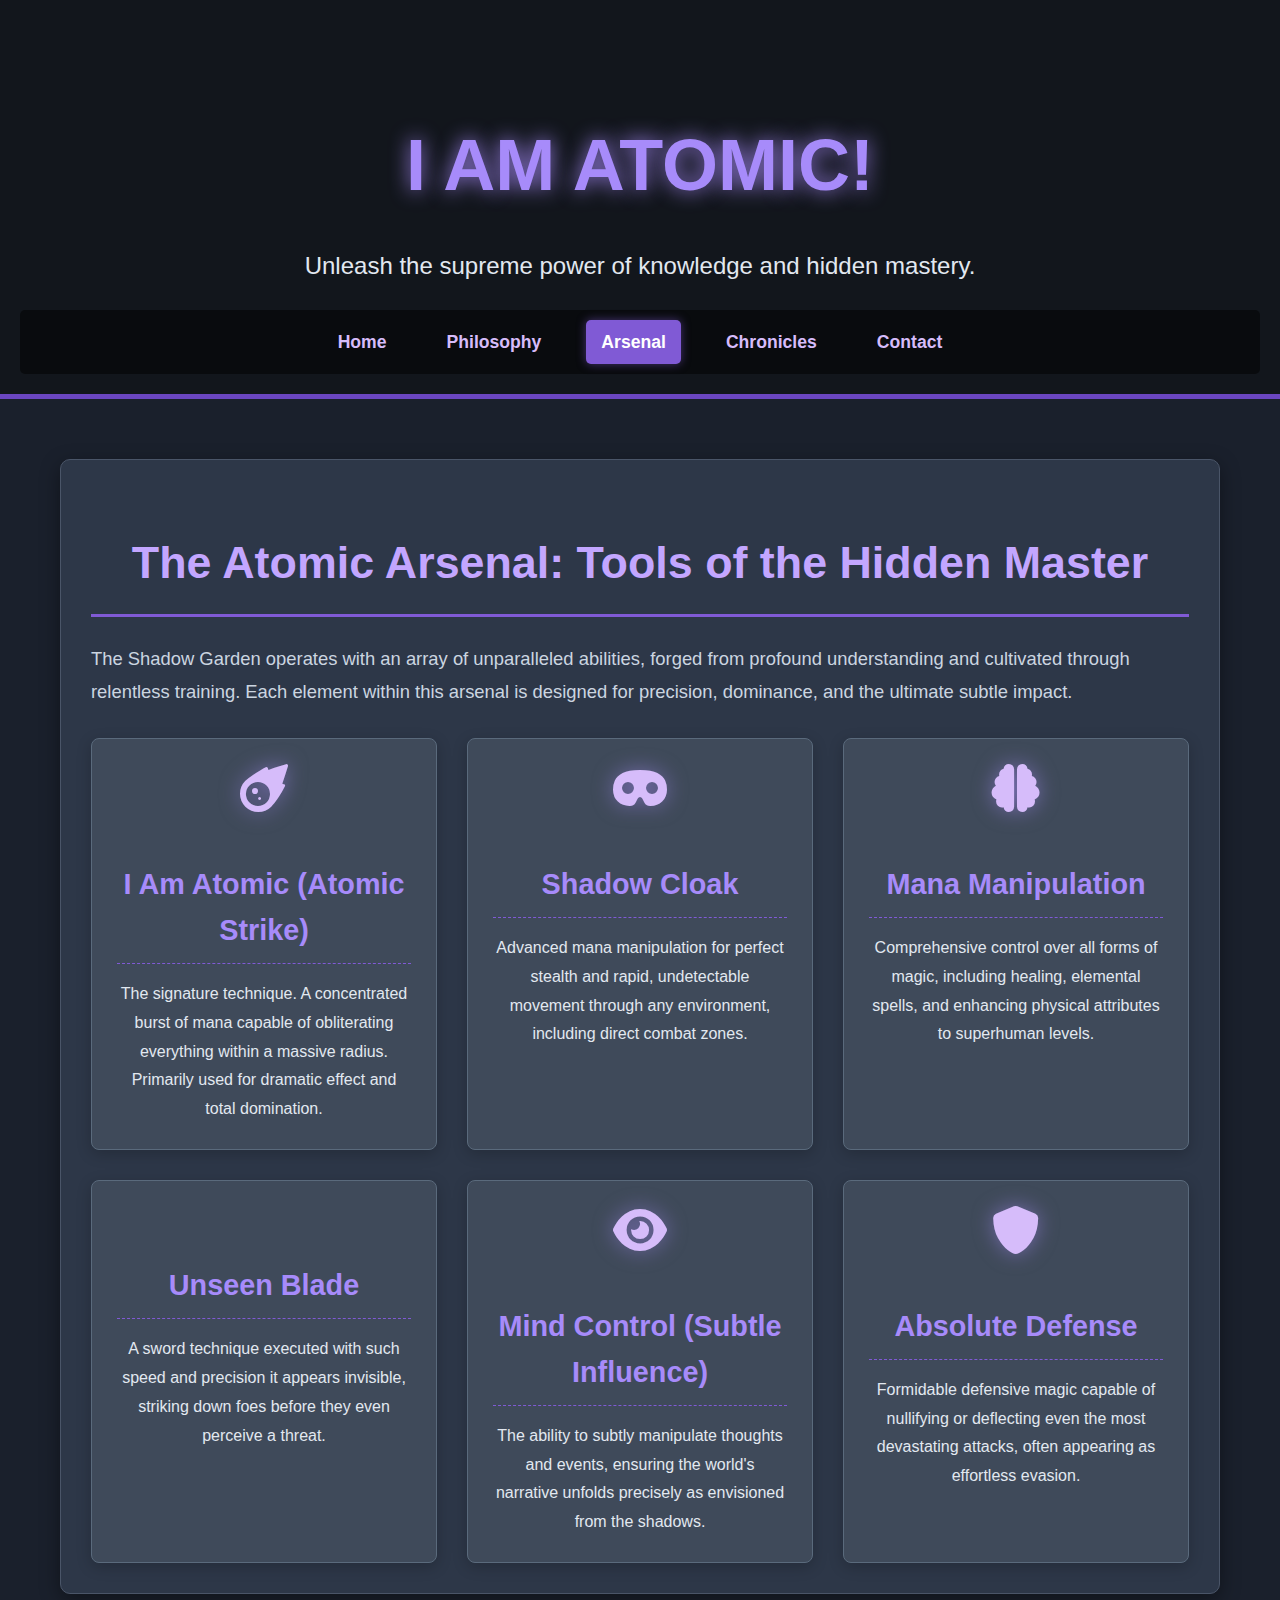
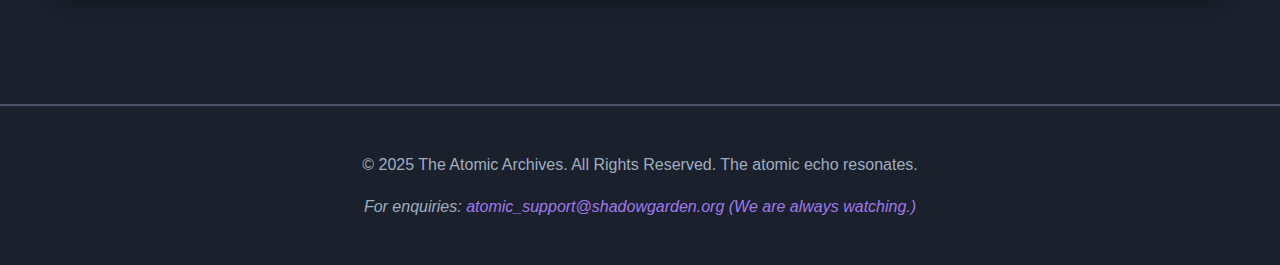
<file: arsenal.html>
<!DOCTYPE html>
<html lang="en">
  <head>
    <meta charset="UTF-8" />
    <meta name="viewport" content="width=device-width, initial-scale=1.0" />
    <title>Arsenal | The Atomic Archives</title>
    <meta
      name="description"
      content="Explore the formidable abilities and signature techniques within the Atomic Arsenal of Shadow Garden."
    />
    <meta
      name="keywords"
      content="Atomic Abilities, Shadow Garden Techniques, Cid Kagenou's Skills, Magic Spells, Gear"
    />
    <link rel="canonical" href="https://www.example.com/arsenal.html" />
    <link rel="stylesheet" href="styles.css" />
    <!-- Font Awesome for icons -->
    <link
      rel="stylesheet"
      href="https://cdnjs.cloudflare.com/ajax/libs/font-awesome/6.0.0-beta3/css/all.min.css"
    />
  </head>
  <body>
    <!-- Header: Consistent across all pages -->
    <header class="main-header">
      <div class="header-content">
        <h1>I AM ATOMIC!</h1>
        <p>Unleash the supreme power of knowledge and hidden mastery.</p>
      </div>
      <!-- Primary Navigation: Consistent across all pages -->
      <nav class="main-nav">
        <button class="nav-toggle" aria-label="Toggle navigation">
          &#9776;
        </button>
        <ul class="nav-list">
          <li><a href="index.html" class="nav-link">Home</a></li>
          <li><a href="philosophy.html" class="nav-link">Philosophy</a></li>
          <li>
            <a href="arsenal.html" class="nav-link current-page">Arsenal</a>
          </li>
          <li><a href="chronicles.html" class="nav-link">Chronicles</a></li>
          <li><a href="contact.html" class="nav-link">Contact</a></li>
        </ul>
      </nav>
    </header>

    <!-- Main Content Area: Unique content for the Arsenal page -->
    <main class="main-content">
      <section id="atomic-arsenal-overview" class="content-section">
        <h2>The Atomic Arsenal: Tools of the Hidden Master</h2>
        <p>
          The Shadow Garden operates with an array of unparalleled abilities,
          forged from profound understanding and cultivated through relentless
          training. Each element within this arsenal is designed for precision,
          dominance, and the ultimate subtle impact.
        </p>

        <div class="ability-grid">
          <div class="ability-card">
            <i class="fas fa-meteor ability-icon"></i>
            <h3>I Am Atomic (Atomic Strike)</h3>
            <p>
              The signature technique. A concentrated burst of mana capable of
              obliterating everything within a massive radius. Primarily used
              for dramatic effect and total domination.
            </p>
          </div>
          <div class="ability-card">
            <i class="fas fa-mask ability-icon"></i>
            <h3>Shadow Cloak</h3>
            <p>
              Advanced mana manipulation for perfect stealth and rapid,
              undetectable movement through any environment, including direct
              combat zones.
            </p>
          </div>
          <div class="ability-card">
            <i class="fas fa-brain ability-icon"></i>
            <h3>Mana Manipulation</h3>
            <p>
              Comprehensive control over all forms of magic, including healing,
              elemental spells, and enhancing physical attributes to superhuman
              levels.
            </p>
          </div>
          <div class="ability-card">
            <i class="fas fa-sword ability-icon"></i>
            <h3>Unseen Blade</h3>
            <p>
              A sword technique executed with such speed and precision it
              appears invisible, striking down foes before they even perceive a
              threat.
            </p>
          </div>
          <div class="ability-card">
            <i class="fas fa-eye ability-icon"></i>
            <h3>Mind Control (Subtle Influence)</h3>
            <p>
              The ability to subtly manipulate thoughts and events, ensuring the
              world's narrative unfolds precisely as envisioned from the
              shadows.
            </p>
          </div>
          <div class="ability-card">
            <i class="fas fa-shield-alt ability-icon"></i>
            <h3>Absolute Defense</h3>
            <p>
              Formidable defensive magic capable of nullifying or deflecting
              even the most devastating attacks, often appearing as effortless
              evasion.
            </p>
          </div>
        </div>
      </section>
    </main>

    <!-- Footer: Consistent across all pages -->
    <footer class="main-footer">
      <p>
        &copy; 2025 The Atomic Archives. All Rights Reserved. The atomic echo
        resonates.
      </p>
      <address>
        <p>
          For enquiries:
          <a href="mailto:atomic_support@shadowgarden.org"
            >atomic_support@shadowgarden.org (We are always watching.)</a
          >
        </p>
      </address>
    </footer>

    <!-- Link to our JavaScript file -->
    <script src="script.js" defer></script>
  </body>
</html>
</file>
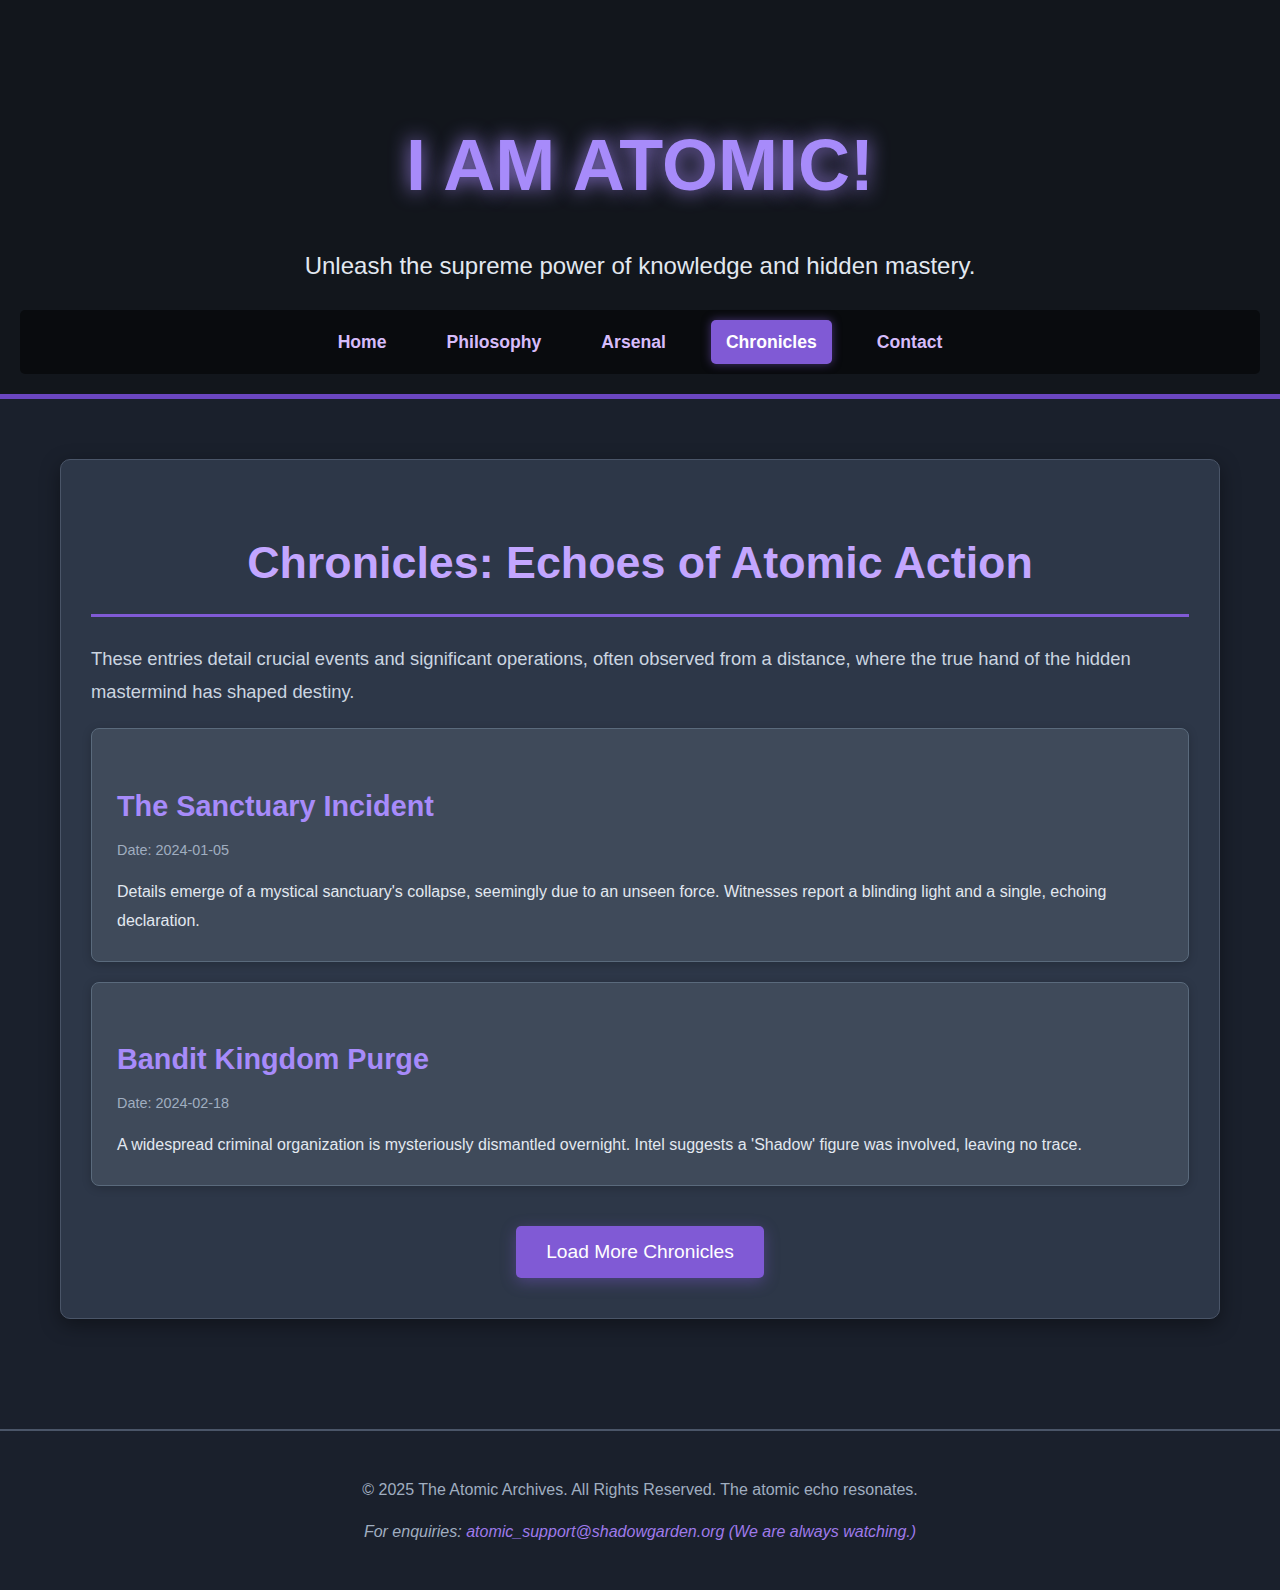
<file: chronicles.html>
<!DOCTYPE html>
<html lang="en">
  <head>
    <meta charset="UTF-8" />
    <meta name="viewport" content="width=device-width, initial-scale=1.0" />
    <title>Chronicles | The Atomic Archives</title>
    <meta
      name="description"
      content="A timeline of key events and classified missions within the 'I AM ATOMIC' universe and Shadow Garden."
    />
    <meta
      name="keywords"
      content="Shadow Garden History, Atomic Events, Cid Kagenou's Deeds, Secret Missions"
    />
    <link rel="canonical" href="https://www.example.com/chronicles.html" />
    <link rel="stylesheet" href="styles.css" />
  </head>
  <body>
    <!-- Header: Consistent across all pages -->
    <header class="main-header">
      <div class="header-content">
        <h1>I AM ATOMIC!</h1>
        <p>Unleash the supreme power of knowledge and hidden mastery.</p>
      </div>
      <!-- Primary Navigation: Consistent across all pages -->
      <nav class="main-nav">
        <button class="nav-toggle" aria-label="Toggle navigation">
          &#9776;
        </button>
        <ul class="nav-list">
          <li><a href="index.html" class="nav-link">Home</a></li>
          <li><a href="philosophy.html" class="nav-link">Philosophy</a></li>
          <li><a href="arsenal.html" class="nav-link">Arsenal</a></li>
          <li>
            <a href="chronicles.html" class="nav-link current-page"
              >Chronicles</a
            >
          </li>
          <li><a href="contact.html" class="nav-link">Contact</a></li>
        </ul>
      </nav>
    </header>

    <!-- Main Content Area: Unique content for the Chronicles page -->
    <main class="main-content">
      <section id="echoes-of-action" class="content-section">
        <h2>Chronicles: Echoes of Atomic Action</h2>
        <p>
          These entries detail crucial events and significant operations, often
          observed from a distance, where the true hand of the hidden mastermind
          has shaped destiny.
        </p>

        <div id="chronicles-container">
          <!-- Chronicle entries will be loaded here by JavaScript -->
        </div>

        <div class="load-more-container">
          <button id="loadMoreChroniclesBtn" class="atomic-button">
            Load More Chronicles
          </button>
        </div>
      </section>
    </main>

    <!-- Footer: Consistent across all pages -->
    <footer class="main-footer">
      <p>
        &copy; 2025 The Atomic Archives. All Rights Reserved. The atomic echo
        resonates.
      </p>
      <address>
        <p>
          For enquiries:
          <a href="mailto:atomic_support@shadowgarden.org"
            >atomic_support@shadowgarden.org (We are always watching.)</a
          >
        </p>
      </address>
    </footer>

    <!-- Link to our JavaScript file -->
    <script src="script.js" defer></script>
  </body>
</html>
</file>
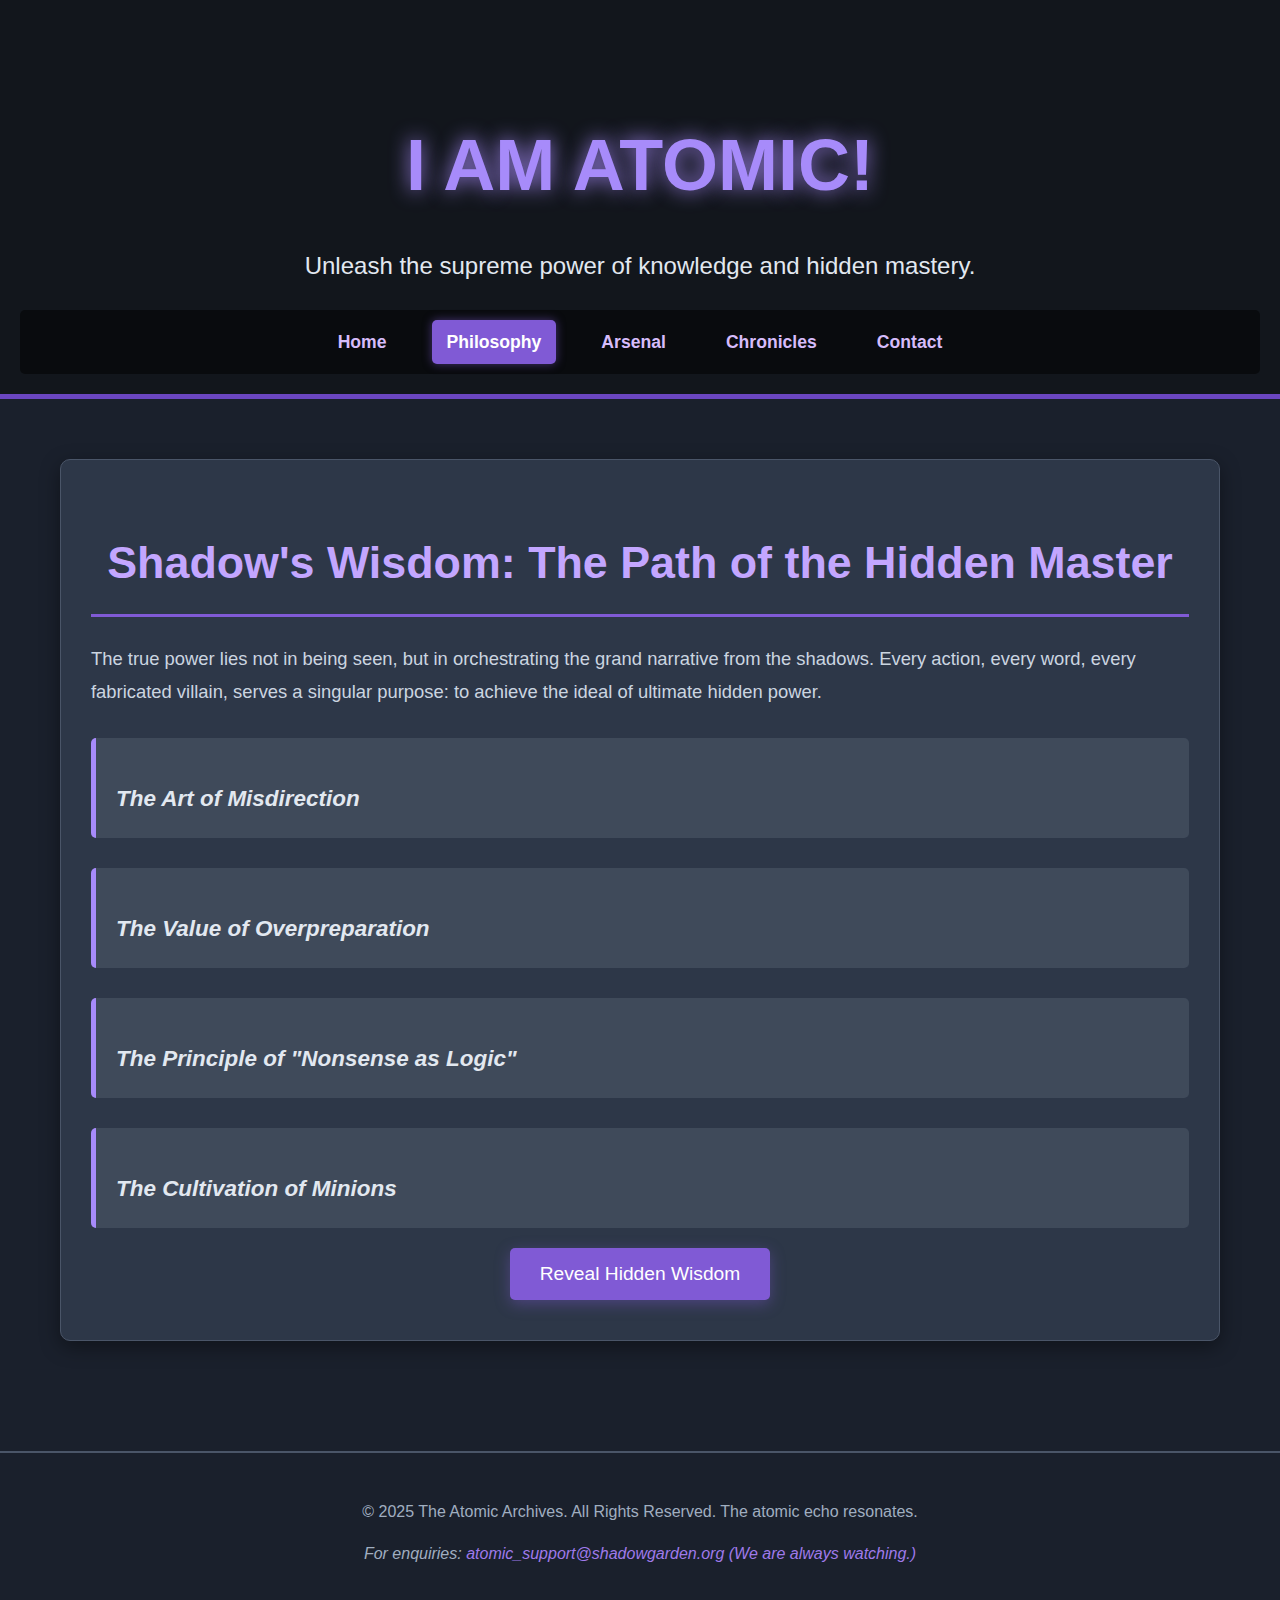
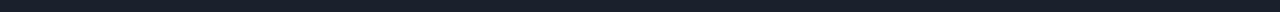
<file: philosophy.html>
<!DOCTYPE html>
<html lang="en">
  <head>
    <meta charset="UTF-8" />
    <meta name="viewport" content="width=device-width, initial-scale=1.0" />
    <title>Philosophy | The Atomic Archives</title>
    <meta
      name="description"
      content="Dive deep into the intellectual and strategic philosophy of The Eminence in Shadow's worldview and Shadow Garden."
    />
    <meta
      name="keywords"
      content="Shadow Philosophy, Cid Kagenou's Principles, Shadow Garden Tenets, Atomic Wisdom"
    />
    <link rel="canonical" href="https://www.example.com/philosophy.html" />
    <link rel="stylesheet" href="styles.css" />
  </head>
  <body>
    <!-- Header: Consistent across all pages -->
    <header class="main-header">
      <div class="header-content">
        <h1>I AM ATOMIC!</h1>
        <p>Unleash the supreme power of knowledge and hidden mastery.</p>
      </div>
      <!-- Primary Navigation: Consistent across all pages -->
      <nav class="main-nav">
        <button class="nav-toggle" aria-label="Toggle navigation">
          &#9776;
        </button>
        <ul class="nav-list">
          <li><a href="index.html" class="nav-link">Home</a></li>
          <li>
            <a href="philosophy.html" class="nav-link current-page"
              >Philosophy</a
            >
          </li>
          <li><a href="arsenal.html" class="nav-link">Arsenal</a></li>
          <li><a href="chronicles.html" class="nav-link">Chronicles</a></li>
          <li><a href="contact.html" class="nav-link">Contact</a></li>
        </ul>
      </nav>
    </header>

    <!-- Main Content Area: Unique content for the Philosophy page -->
    <main class="main-content">
      <section id="shadows-wisdom" class="content-section">
        <h2>Shadow's Wisdom: The Path of the Hidden Master</h2>
        <p>
          The true power lies not in being seen, but in orchestrating the grand
          narrative from the shadows. Every action, every word, every fabricated
          villain, serves a singular purpose: to achieve the ideal of ultimate
          hidden power.
        </p>

        <div class="philosophy-quote-block">
          <h3>The Art of Misdirection</h3>
          <p>
            One must always be three steps ahead, yet appear to be two steps
            behind. The world believes in heroes and villains, and the true
            mastermind provides them with both, ensuring their own existence
            remains a comforting fantasy.
          </p>
        </div>

        <div class="philosophy-quote-block">
          <h3>The Value of Overpreparation</h3>
          <p>
            There is no such thing as being "too prepared" when one aims for
            perfection. Every contingency, every variable, must be accounted
            for. The strength of the atomic blast lies in the meticulous
            planning of its detonation.
          </p>
        </div>

        <div class="philosophy-quote-block">
          <h3>The Principle of "Nonsense as Logic"</h3>
          <p>
            Sometimes, the most profound truths are found in the most absurd
            fabrications. By embracing the nonsensical, one can construct a
            reality so compelling, the world will readily believe it. This is
            the ultimate manipulation.
          </p>
        </div>

        <div class="philosophy-quote-block">
          <h3>The Cultivation of Minions</h3>
          <p>
            Loyalty is forged not through direct command, but through the
            irresistible allure of a grand vision. Provide purpose, direction,
            and a stage for others to shine, and they will elevate you to
            unimaginable heights.
          </p>
        </div>

        <div
          class="philosophy-quote-block collapsed"
          id="hiddenPhilosophyBlock"
        >
          <h3>The Atomic Revelation (Hidden Insight)</h3>
          <p>
            True power is knowing precisely when to unleash the full force of
            your existence. Not for glory, but for the profound satisfaction of
            a perfectly executed, overwhelming display that reshapes reality
            itself. This is the quiet pride of the Eminence in Shadow, the one
            who declares: *I Am Atomic.*
          </p>
          <figure class="media-figure">
            <iframe
              width="560"
              height="315"
              src="https://www.youtube.com/embed/7ZLS5KNDelI"
              title="YouTube video player for I AM ATOMIC"
              frameborder="0"
              allow="accelerometer; autoplay; clipboard-write; encrypted-media; gyroscope; picture-in-picture"
              allowfullscreen
            ></iframe>
            <figcaption>The ultimate philosophical statement.</figcaption>
          </figure>
        </div>

        <div class="read-more-button-container">
          <button id="toggleHiddenPhilosophy" class="atomic-button">
            Reveal Hidden Wisdom
          </button>
        </div>
      </section>
    </main>

    <!-- Footer: Consistent across all pages -->
    <footer class="main-footer">
      <p>
        &copy; 2025 The Atomic Archives. All Rights Reserved. The atomic echo
        resonates.
      </p>
      <address>
        <p>
          For enquiries:
          <a href="mailto:atomic_support@shadowgarden.org"
            >atomic_support@shadowgarden.org (We are always watching.)</a
          >
        </p>
      </address>
    </footer>

    <!-- Link to our JavaScript file -->
    <script src="script.js" defer></script>
  </body>
</html>
</file>
<file: styles.css>
/*
 * styles.css - The Atomic Aura (Multipage Edition)
 * This stylesheet provides the consistent visual structure and aesthetic
 * for the entire "I AM ATOMIC" themed multi-page website.
 * It includes CSS3 Transitions, Keyframe Animations, responsive design,
 * and styling for shared components like header, nav, and footer.
 */

/* Universal Box-Sizing for consistent Box Model behavior */
*,
*::before,
*::after {
  box-sizing: border-box;
}

/* Basic Body Styles (Element Selector) */
body {
  font-family: "Inter", sans-serif; /* Using Inter font */
  background-color: #1a202c; /* Deep dark background */
  color: #cbd5e0; /* Light gray text for contrast */
  line-height: 1.6;
  margin: 0; /* Remove default body margin */
  padding: 0; /* Remove default body padding */
  min-height: 100vh; /* Ensure body takes full viewport height */
  display: flex;
  flex-direction: column; /* For sticky footer layout */
}

/* Main Content Area (Class Selector) */
.main-content {
  max-width: 1200px; /* Increased max width for more content space */
  margin: 0 auto; /* Center the main content */
  padding: 20px; /* Padding inside the main content area */
  flex-grow: 1; /* Allows main content to grow and push footer down */
}

/* Section Styling (Class Selector) - Common styles for all content sections */
.content-section {
  background-color: #2d3748; /* Dark section background */
  padding: 30px; /* Inner space around content (Box Model: Padding) */
  margin-bottom: 40px; /* Space between sections (Box Model: Margin) */
  border-radius: 10px; /* Rounded corners */
  box-shadow: 0 6px 20px rgba(0, 0, 0, 0.4); /* Deeper shadow for depth */
  border: 1px solid #4a5568; /* Light border (Box Model: Border) */
}

.content-section h2 {
  font-size: 2.8rem; /* Heading size for sections */
  color: #c3a6ff; /* Lighter violet */
  margin-bottom: 25px; /* Space below H2 */
  border-bottom: 3px solid #805ad5; /* Thicker underline for headings */
  padding-bottom: 15px; /* Padding for the underline */
  text-align: center; /* Center section headings */
}

.content-section p {
  font-size: 1.15rem;
  margin-bottom: 20px; /* Consistent spacing for paragraphs */
  line-height: 1.8;
  color: #cbd5e0;
}

/* General Link Styling */
a {
  color: #9f7aea; /* Violet links */
  text-decoration: none; /* No underline */
  transition: color 0.3s ease, text-decoration 0.3s ease; /* Smooth transition for links */
}

a:hover {
  text-decoration: underline; /* Underline on hover */
  color: #d6bcfa; /* Lighter violet on hover */
}

/* -------------------- Header Styling -------------------- */
.main-header {
  text-align: center;
  padding: 60px 20px 20px 20px; /* Top padding, then standard */
  margin-bottom: 40px; /* Space below the header */
  background-color: #2d3748; /* Fallback background color */
  background-image: url("https://media.tenor.com/kipGUL3LxH4AAAAM/i-am-atomic-atomic.gif"); /* The Atomic GIF */
  background-size: cover; /* Cover the entire header area */
  background-position: center; /* Center the background image */
  background-repeat: no-repeat; /* Do not repeat the image */
  border-bottom: 5px solid #6b46c1; /* Thicker violet border for emphasis */
  position: relative; /* Needed for pseudo-element overlay */
  overflow: hidden; /* Hide overflowing GIF parts */
  z-index: 1; /* Ensure header content is above overlay */
}

/* Overlay for better text readability on top of the GIF */
.main-header::before {
  content: "";
  position: absolute;
  top: 0;
  left: 0;
  right: 0;
  bottom: 0;
  background-color: rgba(0, 0, 0, 0.6); /* Dark overlay */
  z-index: -1; /* Behind the content */
}

.header-content {
  position: relative; /* Ensure text is above overlay */
  z-index: 2;
}

.main-header h1 {
  font-size: 4.5rem; /* Even larger font size for main title */
  color: #a78bfa; /* Vibrant violet */
  margin-bottom: 15px; /* Space below the H1 */
  text-shadow: 0 0 20px rgba(167, 139, 250, 0.9); /* Stronger glow effect */
}

.main-header p {
  font-size: 1.5rem; /* Larger text for subheading */
  color: #e2e8f0;
}

/* -------------------- Navigation Styling -------------------- */
.main-nav {
  margin-top: 20px;
  background-color: rgba(
    0,
    0,
    0,
    0.5
  ); /* Semi-transparent background for nav */
  padding: 10px 0;
  border-radius: 5px;
}

.nav-list {
  list-style: none;
  padding: 0;
  margin: 0;
  display: flex; /* Use flexbox for horizontal navigation */
  justify-content: center; /* Center nav items */
  flex-wrap: wrap; /* Allow wrapping on smaller screens */
}

.nav-list li {
  margin: 0 15px;
}

.nav-link {
  display: block;
  padding: 8px 15px;
  color: #d6bcfa;
  font-size: 1.1rem;
  font-weight: bold;
  border-radius: 5px;
  transition: background-color 0.3s ease, color 0.3s ease, transform 0.2s ease;
}

.nav-link:hover {
  background-color: #6b46c1; /* Darker violet on hover */
  color: #fff;
  transform: translateY(-2px);
  text-decoration: none; /* Remove underline on hover, handled by background */
}

.nav-link.current-page {
  background-color: #805ad5; /* Highlight current page */
  color: #fff;
  box-shadow: 0 0 10px rgba(128, 90, 213, 0.5);
}

.nav-toggle {
  display: none; /* Hidden by default, shown on mobile */
  background: none;
  border: none;
  color: #d6bcfa;
  font-size: 2rem;
  cursor: pointer;
  padding: 10px;
}

/* -------------------- Button Styling -------------------- */
.atomic-button {
  background-color: #805ad5; /* Atomic violet */
  color: white;
  padding: 15px 30px;
  border: none;
  border-radius: 5px;
  font-size: 1.2rem;
  cursor: pointer;
  margin: 10px; /* Consistent margin for buttons */
  transition: background-color 0.3s ease, transform 0.2s ease,
    box-shadow 0.3s ease;
  box-shadow: 0 4px 15px rgba(128, 90, 213, 0.4);
}

.atomic-button:hover {
  background-color: #6b46c1; /* Darker violet on hover */
  transform: translateY(-2px); /* Slight lift effect */
  box-shadow: 0 6px 20px rgba(128, 90, 213, 0.6);
}

.small-button {
  padding: 10px 20px;
  font-size: 1rem;
}

/* -------------------- Hero Section Styling (Home Page) -------------------- */
.hero-section {
  display: flex;
  flex-direction: row; /* Default layout for desktop */
  align-items: center;
  gap: 40px;
  background-color: #2d3748;
  padding: 60px;
  border-radius: 10px;
  box-shadow: 0 8px 25px rgba(0, 0, 0, 0.5);
}

.hero-text {
  flex: 1;
  text-align: left;
}

.hero-text h2 {
  font-size: 3.5rem;
  color: #a78bfa;
  margin-bottom: 20px;
  text-align: left; /* Override center alignment from .content-section h2 */
  border-bottom: none; /* Remove underline */
  padding-bottom: 0;
}

.hero-text p {
  font-size: 1.25rem;
  color: #e2e8f0;
  margin-bottom: 30px;
}

.hero-visual {
  flex: 0 0 400px; /* Fixed width for desktop */
  max-width: 50%; /* Max width relative to hero section */
  text-align: center;
}

.hero-image {
  width: 100%;
  height: auto;
  border-radius: 8px;
  box-shadow: 0 4px 15px rgba(0, 0, 0, 0.3);
  border: 2px solid #6b46c1;
}

.image-caption {
  font-size: 0.9rem;
  color: #a0aec0;
  margin-top: 10px;
}

/* -------------------- Philosophy Page Specifics -------------------- */
.philosophy-quote-block {
  background-color: #3f4a5a;
  border-left: 5px solid #a78bfa;
  padding: 20px;
  margin: 30px auto;
  border-radius: 5px;
  font-style: italic;
  font-size: 1.2rem;
  color: #e2e8f0;
  position: relative; /* For the expanding effect */
  overflow: hidden; /* Hide overflow during transition */
  transition: max-height 0.7s ease-out, opacity 0.7s ease-out; /* Smooth transition */
  max-height: 100px; /* Default collapsed height */
  opacity: 1;
}

.philosophy-quote-block.collapsed {
  max-height: 0;
  opacity: 0;
  padding-top: 0;
  padding-bottom: 0;
  margin-top: 0;
  margin-bottom: 0;
}

.read-more-button-container {
  text-align: center;
  margin-top: -20px; /* Pull button up slightly */
  z-index: 2; /* Ensure button is clickable */
  position: relative;
}

/* -------------------- Arsenal Page Specifics -------------------- */
.ability-grid {
  display: grid;
  grid-template-columns: repeat(
    auto-fit,
    minmax(280px, 1fr)
  ); /* Responsive grid */
  gap: 30px;
  margin-top: 30px;
}

.ability-card {
  background-color: #3f4a5a;
  border: 1px solid #5a6a7c;
  border-radius: 8px;
  padding: 25px;
  text-align: center;
  box-shadow: 0 4px 15px rgba(0, 0, 0, 0.2);
  transition: transform 0.3s ease, box-shadow 0.3s ease,
    background-color 0.3s ease; /* Transitions for hover */
}

.ability-card:hover {
  transform: translateY(-5px) scale(1.02);
  box-shadow: 0 8px 25px rgba(128, 90, 213, 0.4);
  background-color: #4a5568;
}

.ability-card h3 {
  font-size: 1.8rem;
  color: #a78bfa;
  margin-bottom: 15px;
  border-bottom: 1px dashed #805ad5;
  padding-bottom: 10px;
}

.ability-card p {
  font-size: 1rem;
  color: #e2e8f0;
  margin-bottom: 0;
}

.ability-icon {
  font-size: 3rem; /* Font Awesome icons */
  color: #d6bcfa;
  margin-bottom: 20px;
  display: block; /* Ensures centering */
  filter: drop-shadow(
    0 0 10px rgba(167, 139, 250, 0.5)
  ); /* Atomic glow for icons */
}

/* -------------------- Chronicles Page Specifics -------------------- */
.chronicle-entry {
  background-color: #3f4a5a;
  border: 1px solid #5a6a7c;
  border-radius: 8px;
  padding: 25px;
  margin-bottom: 20px;
  box-shadow: 0 2px 10px rgba(0, 0, 0, 0.2);
}

.chronicle-entry h3 {
  font-size: 1.8rem;
  color: #a78bfa;
  margin-bottom: 10px;
  text-align: left; /* Override general section h2 alignment */
  border-bottom: none;
  padding-bottom: 0;
}

.chronicle-entry .date {
  font-size: 0.9rem;
  color: #a0aec0;
  margin-bottom: 15px;
  display: block;
}

.chronicle-entry p {
  font-size: 1rem;
  color: #e2e8f0;
  margin-bottom: 0;
}

.load-more-container {
  text-align: center;
  margin-top: 30px;
}

/* -------------------- Contact Page Specifics (Form Styling) -------------------- */
.application-form {
  display: flex;
  flex-direction: column;
  gap: 20px; /* Space between form groups */
  padding: 30px;
  border: 1px solid #6b46c1; /* Atomic violet border */
  border-radius: 8px;
  background-color: #3f4a5a; /* Slightly lighter background for the form */
}

.form-group {
  display: flex;
  flex-direction: column;
}

.form-group label {
  font-size: 1.1rem;
  color: #c3a6ff;
  margin-bottom: 8px;
  font-weight: bold;
}

.form-group input[type="text"],
.form-group input[type="email"],
.form-group input[type="password"],
.form-group textarea {
  padding: 12px;
  border-radius: 5px;
  border: 1px solid #5a6a7c;
  background-color: #2d3748; /* Input background */
  color: #e2e8f0; /* Input text color */
  font-size: 1rem;
  outline: none; /* Remove default outline */
  transition: border-color 0.3s ease, box-shadow 0.3s ease;
}

.form-group input:focus,
.form-group textarea:focus {
  border-color: #a78bfa; /* Highlight border on focus */
  box-shadow: 0 0 0 2px rgba(167, 139, 250, 0.3); /* Subtle glow on focus */
}

.form-group textarea {
  resize: vertical; /* Allow vertical resizing of textarea */
  min-height: 100px;
}

.error-message {
  color: #f87171; /* Red color for error messages */
  font-size: 0.9rem;
  margin-top: 5px;
  min-height: 20px; /* Ensure space for error messages */
}

.form-submit-button {
  align-self: flex-end; /* Align button to the right */
  margin-top: 20px;
}

/* -------------------- Media Section Styling (Reusable for Ultimate Revelation) -------------------- */
.media-section {
  text-align: center; /* Center media content */
}

.media-figure {
  margin-bottom: 30px; /* Space between media figures */
  display: inline-block; /* Ensures consistent layout for figures */
  max-width: 100%; /* Ensure figures themselves are responsive */
}

.media-figure iframe,
.media-figure img {
  border-radius: 10px; /* Rounded corners for media */
  box-shadow: 0 8px 25px rgba(0, 0, 0, 0.5); /* Stronger shadow for media */
  max-width: 100%; /* Ensure media is responsive */
  height: auto; /* Maintain aspect ratio */
}

/* -------------------- Footer Styling -------------------- */
.main-footer {
  text-align: center;
  padding: 30px;
  border-top: 2px solid #4a5568; /* Separator line */
  color: #a0aec0; /* Lighter gray text */
  font-size: 1rem;
  margin-top: 50px;
}

/* -------------------- Responsive Design with Media Queries -------------------- */

/* Mobile devices (max-width: 768px) */
@media (max-width: 768px) {
  .main-header {
    padding-top: 30px; /* Adjust header padding */
  }
  .main-header h1 {
    font-size: 2.8rem; /* Smaller header on mobile */
  }

  .main-header p {
    font-size: 1.1rem;
  }

  .nav-toggle {
    display: block; /* Show hamburger icon */
    margin: 0 auto 15px auto; /* Center it */
  }

  .nav-list {
    flex-direction: column; /* Stack nav items vertically */
    height: 0; /* Hidden by default */
    overflow: hidden; /* Hide overflow */
    transition: height 0.3s ease-out; /* Smooth slide transition */
  }

  .nav-list.active {
    height: auto; /* Show when active */
  }

  .nav-list li {
    margin: 5px 0; /* Adjust vertical margin */
    width: 100%;
  }

  .nav-link {
    padding: 10px 0;
    text-align: center;
  }

  .content-section {
    padding: 20px;
    margin-bottom: 30px;
  }

  .content-section h2 {
    font-size: 2rem; /* Smaller section headings */
  }

  .content-section p {
    font-size: 1rem;
  }

  .atomic-button {
    padding: 12px 20px;
    font-size: 1rem;
    margin: 10px auto; /* Center buttons when stacked */
    display: block; /* Make buttons block level */
    width: calc(100% - 20px); /* Nearly full width */
  }

  .hero-section {
    flex-direction: column; /* Stack hero content vertically */
    padding: 30px;
    gap: 20px;
  }

  .hero-text {
    text-align: center;
  }
  .hero-text h2 {
    font-size: 2.5rem;
    text-align: center;
  }

  .hero-visual {
    flex: none; /* Remove flex sizing */
    max-width: 100%; /* Full width for image */
    width: 100%;
  }

  .ability-grid {
    grid-template-columns: 1fr; /* Single column for abilities */
    gap: 20px;
  }

  .chronicle-entry h3 {
    font-size: 1.5rem;
    text-align: center;
  }
  .chronicle-entry .date {
    text-align: center;
  }

  .form-submit-button {
    align-self: center; /* Center button in form */
    width: calc(100% - 20px);
  }

  .media-figure iframe,
  .media-figure img {
    width: 100%; /* Ensure media scales to fit */
    height: auto;
  }
}

/* Tablet devices (min-width: 769px and max-width: 1024px) */
@media (min-width: 769px) and (max-width: 1024px) {
  .main-content {
    padding: 30px;
  }

  .main-header h1 {
    font-size: 3.8rem;
  }

  .main-header p {
    font-size: 1.3rem;
  }

  .nav-list {
    justify-content: space-around;
  }

  .nav-list li {
    margin: 0 10px;
  }

  .content-section h2 {
    font-size: 2.5rem;
  }

  .hero-section {
    flex-direction: column; /* Stack hero content vertically on tablets */
    padding: 50px;
    gap: 30px;
  }
  .hero-text {
    text-align: center;
  }
  .hero-text h2 {
    text-align: center;
  }
  .hero-visual {
    flex: none;
    max-width: 80%;
    width: auto; /* Let image natural width be guide */
  }

  .ability-grid {
    grid-template-columns: repeat(2, 1fr); /* Two columns for tablets */
    gap: 25px;
  }
}
</file>
